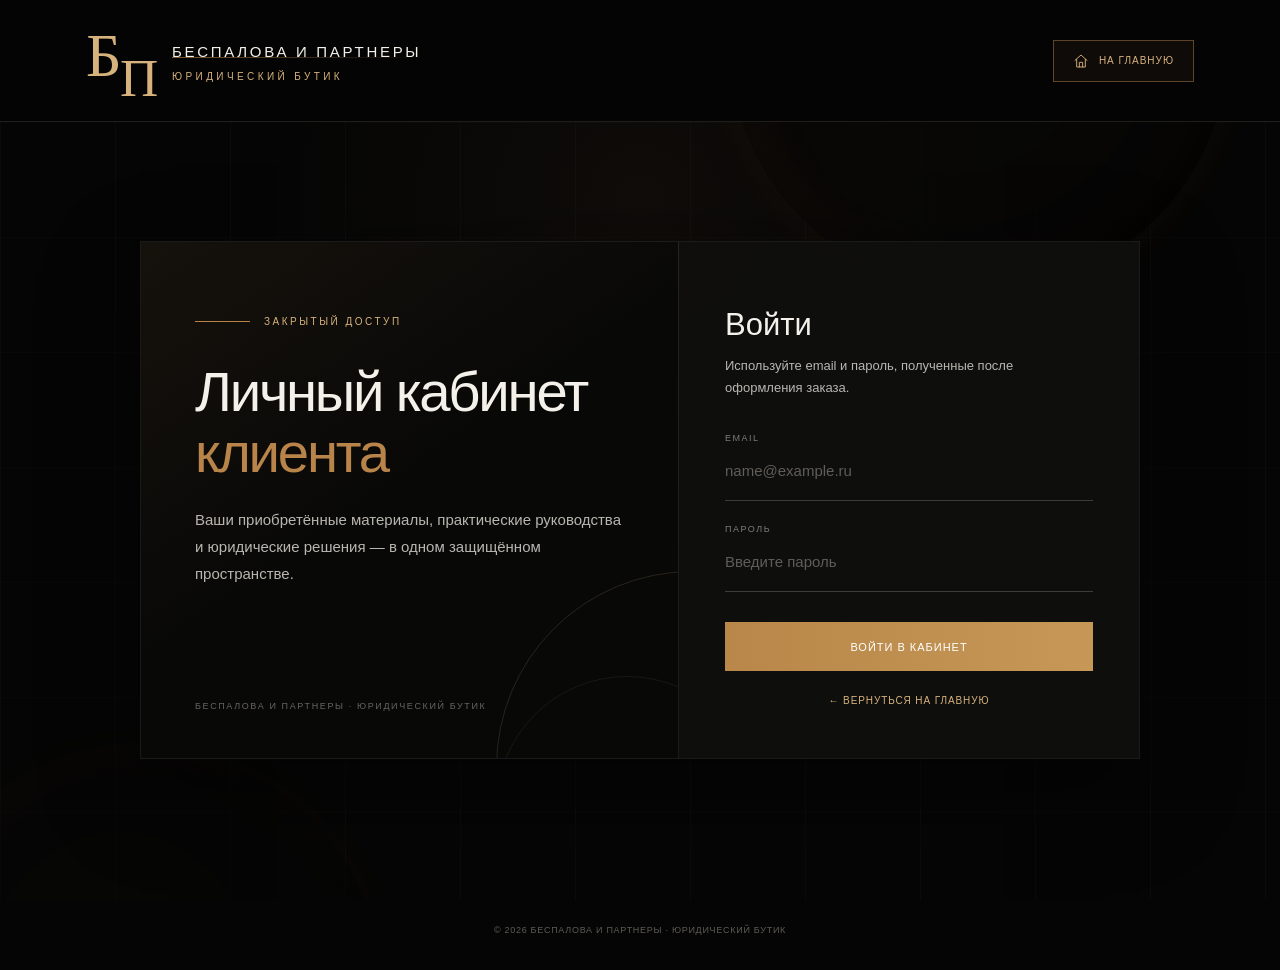
<file: lk/index.html>
<!DOCTYPE html>
<html lang="ru">
<head>
    <meta charset="UTF-8">
    <meta name="viewport" content="width=device-width, initial-scale=1.0">
    <meta name="theme-color" content="#050505">
    <meta name="description" content="Личный кабинет клиентов юридического бутика «Беспалова и партнеры».">
    <title>Личный кабинет | Беспалова и партнеры — юридический бутик</title>
<link rel="icon" href="/assets/img/image-211e8c8394.webp" type="image/webp"/>
<link rel="apple-touch-icon" href="/assets/img/image-211e8c8394.webp"/>
<meta property="og:image" content="https://bespalovalegal.ru/assets/img/image-211e8c8394.webp"/>
<meta property="og:type" content="website"/>
    <style>
        :root {
            --black: #050505;
            --black-soft: #0a0a09;
            --panel: #0f0f0e;
            --panel-light: #151513;
            --text: #f4f1eb;
            --muted: #b9b6b0;
            --muted-dark: #77746e;
            --gold: #b98449;
            --gold-bright: #c8995e;
            --gold-pale: #d7b27c;
            --line: rgba(213,184,137,.22);
            --line-soft: rgba(255,255,255,.08);
            --danger: #d67b72;
            --max: 1180px;
            --ease: cubic-bezier(.22,.61,.36,1);
        }

        * { margin: 0; padding: 0; box-sizing: border-box; }
        html { min-width: 320px; background: var(--black); }
        body {
            min-width: 320px;
            min-height: 100vh;
            overflow-x: hidden;
            background: var(--black);
            color: var(--text);
            font-family: "Montserrat", "Segoe UI", Arial, sans-serif;
            -webkit-font-smoothing: antialiased;
            user-select: none;
            -webkit-user-select: none;
        }
        a { color: inherit; text-decoration: none; }
        button, input { font: inherit; }
        button { color: inherit; }

        .site-header {
            height: 122px;
            position: relative;
            z-index: 20;
            border-bottom: 1px solid #1e1d1a;
            background: rgba(5,5,5,.96);
            backdrop-filter: blur(18px);
            -webkit-backdrop-filter: blur(18px);
        }
        .header-inner {
            width: min(100%, var(--max));
            height: 100%;
            margin: 0 auto;
            padding: 0 36px;
            display: flex;
            align-items: center;
            justify-content: space-between;
            gap: 30px;
        }
        .brand {
            display: inline-flex;
            align-items: center;
            width: fit-content;
            min-width: 350px;
        }
        .brand-mark {
            width: 77px;
            height: 78px;
            position: relative;
            display: inline-block;
            color: var(--gold-pale);
            font-family: Georgia, "Times New Roman", serif;
            flex: 0 0 auto;
        }
        .brand-mark i, .brand-mark b {
            position: absolute;
            font-style: normal;
            font-weight: 400;
            line-height: 1;
        }
        .brand-mark i { left: 0; top: 2px; font-size: 62px; }
        .brand-mark b { left: 34px; top: 30px; font-size: 53px; }
        .brand-copy { display: flex; flex-direction: column; padding-left: 9px; transform: translateY(1px); }
        .brand-copy strong { font-size: 15px; line-height: 1.2; letter-spacing: .18em; font-weight: 400; white-space: nowrap; }
        .brand-copy small { margin-top: 10px; color: var(--gold-pale); font-size: 10px; letter-spacing: .34em; white-space: nowrap; }
        .brand-copy::after {
            content: "";
            width: 250px;
            height: 1px;
            margin-top: -25px;
            margin-bottom: 23px;
            opacity: .65;
            background: linear-gradient(90deg, var(--gold), transparent);
        }
        .header-right { display: flex; align-items: center; gap: 14px; }
        .home-link, .logout-link {
            min-height: 42px;
            padding: 0 19px;
            display: inline-flex;
            align-items: center;
            justify-content: center;
            gap: 10px;
            border: 1px solid rgba(185,132,73,.48);
            background: rgba(185,132,73,.055);
            color: var(--gold-pale);
            font-size: 10px;
            letter-spacing: .10em;
            transition: transform .25s var(--ease), color .25s ease, border-color .25s ease, background .25s ease;
        }
        .home-link:hover, .logout-link:hover { color: #fff; border-color: var(--gold); background: rgba(185,132,73,.14); transform: translateY(-2px); }
        .home-link svg { width: 16px; height: 16px; fill: none; stroke: currentColor; stroke-width: 1.4; stroke-linecap: round; stroke-linejoin: round; }
        .navbar-user { display: flex; gap: 14px; align-items: center; }
        .navbar-user > span { color: #dedbd5; font-size: 12px; letter-spacing: .04em; }

        .page {
            min-height: calc(100vh - 122px);
            position: relative;
            overflow: hidden;
            isolation: isolate;
        }
        .page::before {
            content: "";
            position: absolute;
            inset: 0;
            z-index: -4;
            background:
                linear-gradient(90deg, rgba(255,255,255,.018) 1px, transparent 1px) 0 0 / 115px 115px,
                linear-gradient(rgba(255,255,255,.012) 1px, transparent 1px) 0 0 / 115px 115px,
                radial-gradient(circle at 50% 10%, rgba(185,132,73,.055), transparent 38%),
                #050505;
        }
        .planet {
            position: absolute;
            z-index: -3;
            border-radius: 50%;
            pointer-events: none;
            background: radial-gradient(circle at 48% 47%, #090807 0%, #090807 56%, #17100b 74%, #5f371d 92%, #b97838 99%, #12100f 100%);
            box-shadow: inset -25px -18px 80px rgba(0,0,0,.96), inset 16px 8px 55px rgba(132,72,31,.06), 0 0 42px rgba(183,109,48,.08);
            opacity: .72;
        }
        .planet-one { width: 500px; height: 500px; top: -330px; right: 4vw; }
        .planet-two { width: 470px; height: 470px; bottom: -320px; left: -90px; opacity: .48; }
        .planet::after {
            content: "";
            position: absolute;
            inset: -1px;
            border-radius: 50%;
            background: radial-gradient(circle at 50% 50%, transparent 73%, rgba(220,137,64,.22) 91%, rgba(255,177,93,.62) 99%, transparent 100%);
        }

        .container { width: min(100%, var(--max)); margin: 0 auto; padding: 58px 36px 80px; }

        /* Экран входа */
        #loginScreen { min-height: calc(100vh - 260px); display: grid; place-items: center; }
        .login-shell { width: min(100%, 1000px); display: grid; grid-template-columns: 1fr 460px; align-items: stretch; border: 1px solid var(--line-soft); background: rgba(8,8,7,.78); box-shadow: 0 32px 90px rgba(0,0,0,.42); }
        .login-intro { position: relative; overflow: hidden; padding: 66px 54px; border-right: 1px solid var(--line-soft); background: linear-gradient(145deg, rgba(185,132,73,.08), transparent 48%), #080807; }
        .login-intro::before { content: ""; position: absolute; width: 390px; height: 390px; border: 1px solid rgba(215,178,124,.16); border-radius: 50%; right: -210px; bottom: -205px; }
        .login-intro::after { content: ""; position: absolute; width: 260px; height: 260px; border: 1px solid rgba(215,178,124,.09); border-radius: 50%; right: -80px; bottom: -180px; }
        .eyebrow { display: inline-flex; align-items: center; gap: 14px; color: var(--gold-pale); font-size: 10px; letter-spacing: .25em; }
        .eyebrow::before { content: ""; width: 55px; height: 1px; background: var(--gold); }
        .login-intro h1 { margin: 35px 0 23px; max-width: 480px; font-size: clamp(40px, 4.4vw, 62px); line-height: 1.08; font-weight: 300; letter-spacing: -.04em; }
        .login-intro h1 span { display: block; color: var(--gold); }
        .login-intro p { max-width: 430px; color: var(--muted); font-size: 15px; line-height: 1.8; }
        .intro-note { position: absolute; left: 54px; bottom: 47px; color: #68655f; font-size: 9px; letter-spacing: .18em; }

        .login-box { padding: 64px 46px 52px; background: rgba(15,15,14,.94); }
        .login-box h2 { font-size: 31px; line-height: 1.2; font-weight: 300; margin-bottom: 12px; }
        .login-box > p { color: var(--muted); font-size: 13px; line-height: 1.7; margin-bottom: 34px; }
        .field { display: block; margin-bottom: 23px; }
        .field > span { display: block; margin-bottom: 9px; color: #817e78; font-size: 9px; letter-spacing: .17em; }
        input {
            width: 100%;
            height: 49px;
            padding: 0 0 11px;
            border: 0;
            border-bottom: 1px solid #3d3b37;
            border-radius: 0;
            outline: none;
            background: transparent;
            color: #fff;
            font-size: 15px;
            transition: border-color .25s ease, transform .25s var(--ease);
        }
        input::placeholder { color: #605d58; }
        input:focus { border-color: var(--gold); transform: translateY(-1px); }
        .login-button {
            width: 100%;
            min-height: 49px;
            margin-top: 7px;
            border: 0;
            background: linear-gradient(90deg, #b88749 0%, #c69757 100%);
            color: #fff;
            font-size: 11px;
            letter-spacing: .09em;
            cursor: pointer;
            transition: transform .25s var(--ease), filter .25s ease, box-shadow .25s ease;
        }
        .login-button:hover { transform: translateY(-2px); filter: brightness(1.08); box-shadow: 0 14px 34px rgba(185,132,73,.16); }
        .error { min-height: 19px; color: var(--danger); font-size: 12px; line-height: 1.5; margin: -12px 0 14px; display: none; }
        .error.show { display: block; }
        .back-link { display: block; width: fit-content; margin: 24px auto 0; color: var(--gold-pale); font-size: 10px; letter-spacing: .09em; transition: color .25s ease, transform .25s var(--ease); }
        .back-link:hover { color: #fff; transform: translateX(-3px); }

        /* Кабинет */
        #cabinetScreen { padding-top: 18px; }
        .cabinet-head { display: grid; grid-template-columns: 1fr auto; gap: 30px; align-items: end; padding-bottom: 38px; border-bottom: 1px solid var(--line-soft); }
        .cabinet-head h1 { margin: 0; font-size: clamp(42px, 5vw, 68px); line-height: 1.05; font-weight: 300; letter-spacing: -.045em; }
        .subtitle { color: var(--gold-pale); margin-top: 13px; font-size: 12px; letter-spacing: .08em; }
        .cabinet-status { width: 190px; padding: 17px 20px; border: 1px solid var(--line); background: rgba(185,132,73,.045); }
        .cabinet-status span { display: block; color: #77736d; font-size: 9px; letter-spacing: .18em; }
        .cabinet-status strong { display: block; margin-top: 8px; color: var(--gold-pale); font-size: 13px; font-weight: 400; }
        .tabs { display: flex; gap: 10px; margin: 36px 0 32px; }
        .tab {
            width: auto;
            min-height: 43px;
            padding: 0 24px;
            border: 1px solid rgba(255,255,255,.1);
            border-radius: 0;
            background: transparent;
            color: var(--muted);
            font-size: 10px;
            letter-spacing: .12em;
            cursor: pointer;
            transition: .28s var(--ease);
        }
        .tab:hover { color: #fff; border-color: rgba(185,132,73,.55); transform: translateY(-2px); }
        .tab.active { background: var(--gold); color: #080706; border-color: var(--gold); font-weight: 600; }
        .tab-content { display: none; }
        .tab-content.active { display: block; animation: contentIn .45s var(--ease); }
        @keyframes contentIn { from { opacity: 0; transform: translateY(12px); } to { opacity: 1; transform: translateY(0); } }
        #materialsList { display: grid; gap: 14px; }
        .material-card {
            min-height: 100px;
            padding: 25px 27px;
            border: 1px solid var(--line-soft);
            background: linear-gradient(105deg, rgba(185,132,73,.045), transparent 34%), var(--panel);
            display: flex;
            justify-content: space-between;
            align-items: center;
            gap: 24px;
            position: relative;
            overflow: hidden;
            transition: transform .32s var(--ease), border-color .32s ease, background .32s ease, box-shadow .32s ease;
        }
        .material-card::before { content: ""; position: absolute; left: 0; top: 0; bottom: 0; width: 2px; background: var(--gold); opacity: .55; }
        .material-card:hover { transform: translateY(-4px); border-color: rgba(185,132,73,.42); background: linear-gradient(105deg, rgba(185,132,73,.08), transparent 42%), var(--panel-light); box-shadow: 0 17px 45px rgba(0,0,0,.22); }
        .material-card h3 { color: #fff; font-size: 17px; line-height: 1.4; font-weight: 400; margin-bottom: 7px; }
        .material-card .date { color: var(--muted-dark); font-size: 10px; letter-spacing: .06em; }
        .btn-view {
            flex: 0 0 auto;
            min-width: 126px;
            min-height: 43px;
            padding: 0 18px;
            border: 1px solid var(--gold);
            border-radius: 0;
            background: transparent;
            color: var(--gold-pale);
            font-size: 10px;
            letter-spacing: .11em;
            font-weight: 500;
            cursor: pointer;
            transition: transform .25s var(--ease), background .25s ease, color .25s ease;
        }
        .btn-view:hover { transform: translateY(-2px); background: var(--gold); color: #080706; }
        .empty { min-height: 250px; display: grid; place-items: center; text-align: center; color: var(--muted-dark); padding: 55px 20px; border: 1px dashed rgba(185,132,73,.22); background: rgba(15,15,14,.58); font-size: 14px; }
        #tab-profile .material-card { max-width: 580px; min-height: 130px; }
        #tab-profile .material-card h3 { font-size: 22px; font-weight: 300; }

        .site-footer { padding: 25px 36px 35px; color: #5f5c57; font-size: 9px; letter-spacing: .08em; text-align: center; }

        @media (hover: hover) and (pointer: fine) {
            .brand { transition: transform .28s var(--ease), filter .28s ease; }
            .brand:hover { transform: translateY(-2px); filter: brightness(1.08); }
            .login-intro h1, .login-intro p, .login-box h2, .login-box > p, .cabinet-head h1, .subtitle {
                transition: transform .28s var(--ease);
            }
            .login-intro h1:hover, .login-box h2:hover, .cabinet-head h1:hover { transform: translateY(-3px); }
            .login-intro p:hover, .login-box > p:hover, .subtitle:hover { transform: translateX(3px); }
        }

        @media (max-width: 900px) {
            .site-header { height: 100px; }
            .header-inner { padding: 0 22px; }
            .brand { min-width: 0; transform: scale(.82); transform-origin: left center; margin-right: -70px; }
            .login-shell { grid-template-columns: 1fr; max-width: 520px; }
            .login-intro { min-height: 315px; border-right: 0; border-bottom: 1px solid var(--line-soft); padding: 48px 38px; }
            .intro-note { left: 38px; bottom: 35px; }
            .login-box { padding: 48px 38px 42px; }
            .page { min-height: calc(100vh - 100px); }
        }
        @media (max-width: 620px) {
            .site-header { height: 87px; }
            .header-inner { padding: 0 16px; gap: 12px; }
            .brand { transform: scale(.67); margin-right: -112px; }
            .home-link { width: 43px; min-width: 43px; padding: 0; }
            .home-link span { display: none; }
            .navbar-user > span { display: none; }
            .logout-link { padding: 0 14px; }
            .container { padding: 28px 16px 58px; }
            #loginScreen { min-height: calc(100vh - 165px); }
            .login-intro { min-height: 285px; padding: 42px 28px; }
            .login-intro h1 { margin-top: 29px; }
            .login-intro p { font-size: 13px; }
            .intro-note { left: 28px; bottom: 28px; }
            .login-box { padding: 40px 28px 36px; }
            .cabinet-head { grid-template-columns: 1fr; }
            .cabinet-status { width: 100%; }
            .tabs { width: 100%; }
            .tab { flex: 1; padding: 0 12px; }
            .material-card { align-items: flex-start; flex-direction: column; }
            .btn-view { width: 100%; }
            .planet-one { right: -260px; }
            .site-footer { padding-left: 18px; padding-right: 18px; }
        }
        @media (prefers-reduced-motion: reduce) {
            *, *::before, *::after { scroll-behavior: auto !important; animation-duration: .01ms !important; animation-iteration-count: 1 !important; transition-duration: .01ms !important; }
        }
    </style>
</head>
<body>
    <header class="site-header">
        <div class="header-inner">
            <a class="brand" href="/" aria-label="Беспалова и партнеры — на главную">
                <span class="brand-mark" aria-hidden="true"><i>Б</i><b>П</b></span>
                <span class="brand-copy">
                    <strong>БЕСПАЛОВА И ПАРТНЕРЫ</strong>
                    <small>ЮРИДИЧЕСКИЙ БУТИК</small>
                </span>
            </a>
            <div class="header-right">
                <a class="home-link" href="/" aria-label="Вернуться на главную">
                    <svg viewBox="0 0 24 24" aria-hidden="true"><path d="m3 11 9-8 9 8M5.5 9.5V21h13V9.5M9.5 21v-7h5v7"/></svg>
                    <span>НА ГЛАВНУЮ</span>
                </a>
                <div class="navbar-user" id="userBar" style="display:none;"><span id="userName"></span> <a class="logout-link" href="#" onclick="logout()">ВЫЙТИ</a></div>
            </div>
        </div>
    </header>

    <main class="page">
        <div class="planet planet-one" aria-hidden="true"></div>
        <div class="planet planet-two" aria-hidden="true"></div>

        <div class="container">
            <div id="loginScreen">
                <div class="login-shell">
                    <section class="login-intro" aria-label="О личном кабинете">
                        <span class="eyebrow">ЗАКРЫТЫЙ ДОСТУП</span>
                        <h1>Личный кабинет<span>клиента</span></h1>
                        <p>Ваши приобретённые материалы, практические руководства и юридические решения — в одном защищённом пространстве.</p>
                        <div class="intro-note">БЕСПАЛОВА И ПАРТНЕРЫ · ЮРИДИЧЕСКИЙ БУТИК</div>
                    </section>

                    <section class="login-box">
                        <h2>Войти</h2>
                        <p>Используйте email и пароль, полученные после оформления заказа.</p>
                        <div class="error" id="loginError"></div>
                        <form onsubmit="login(event)">
                            <label class="field">
                                <span>EMAIL</span>
                                <input type="email" id="loginEmail" placeholder="name@example.ru" required autocomplete="email">
                            </label>
                            <label class="field">
                                <span>ПАРОЛЬ</span>
                                <input type="password" id="loginPassword" placeholder="Введите пароль" required autocomplete="current-password">
                            </label>
                            <button class="login-button" type="submit">ВОЙТИ В КАБИНЕТ</button>
                        </form>
                        <a href="/" class="back-link">← ВЕРНУТЬСЯ НА ГЛАВНУЮ</a>
                    </section>
                </div>
            </div>

            <div id="cabinetScreen" style="display:none;">
                <div class="cabinet-head">
                    <div>
                        <span class="eyebrow">ЛИЧНЫЙ КАБИНЕТ</span>
                        <h1>Мои материалы</h1>
                        <p class="subtitle" id="cabinetEmail"></p>
                    </div>
                    <div class="cabinet-status"><span>СТАТУС ДОСТУПА</span><strong>АКТИВЕН</strong></div>
                </div>

                <div class="tabs">
                    <button type="button" class="tab active" onclick="switchTab('materials')">МАТЕРИАЛЫ</button>
                    <button type="button" class="tab" onclick="switchTab('profile')">ПРОФИЛЬ</button>
                </div>

                <div class="tab-content active" id="tab-materials"><div id="materialsList"></div></div>
                <div class="tab-content" id="tab-profile">
                    <div class="material-card"><div><h3 id="profileName"></h3><div class="date" id="profilePhone"></div></div></div>
                </div>
            </div>
        </div>
    </main>

    <footer class="site-footer">© 2026 БЕСПАЛОВА И ПАРТНЕРЫ · ЮРИДИЧЕСКИЙ БУТИК</footer>

    <script>
        const API = 'https://api.bespalovalegal.ru';
        let token = localStorage.getItem('token');
        let user = null;
        if (token) checkAuth();

        async function login(e) {
            e.preventDefault();
            const email = document.getElementById('loginEmail').value;
            const password = document.getElementById('loginPassword').value;
            const errorEl = document.getElementById('loginError');
            try {
                const resp = await fetch(`${API}/api/auth/login`, { method:'POST', headers:{'Content-Type':'application/json'}, body:JSON.stringify({email,password}) });
                const data = await resp.json();
                if (data.status === 'ok') {
                    token = data.token; localStorage.setItem('token', token); user = data.user;
                    showCabinet(); loadMaterials();
                } else { errorEl.textContent = data.message || 'Неверный email или пароль'; errorEl.classList.add('show'); }
            } catch(err) { errorEl.textContent = 'Ошибка соединения'; errorEl.classList.add('show'); }
        }

        async function checkAuth() {
            try {
                const resp = await fetch(`${API}/api/auth/me`, { headers:{'Authorization':`Bearer ${token}`} });
                if (resp.ok) { const data = await resp.json(); user = data.user; showCabinet(); loadMaterials(); }
                else { localStorage.removeItem('token'); token = null; }
            } catch(err) { localStorage.removeItem('token'); token = null; }
        }

        function showCabinet() {
            document.getElementById('loginScreen').style.display = 'none';
            document.getElementById('cabinetScreen').style.display = 'block';
            document.getElementById('userBar').style.display = 'flex';
            document.getElementById('userName').textContent = user.name;
            document.getElementById('cabinetEmail').textContent = user.email;
            document.getElementById('profileName').textContent = user.name;
            document.getElementById('profilePhone').textContent = '📞 ' + (user.phone || '—');
        }

        async function loadMaterials() {
            const container = document.getElementById('materialsList');
            try {
                const resp = await fetch(`${API}/api/my-materials`, { headers:{'Authorization':`Bearer ${token}`} });
                const data = await resp.json();
                if (data.materials && data.materials.length > 0) {
                    container.innerHTML = data.materials.map(m => `<div class="material-card"><div><h3>${m.title}</h3><div class="date">Приобретено: ${m.date}</div></div><button class="btn-view" onclick="openViewer('${m.view_url}','${m.id}')">СМОТРЕТЬ</button></div>`).join('');
                } else { container.innerHTML = '<div class="empty">У вас пока нет материалов.</div>'; }
            } catch(err) { container.innerHTML = '<div class="empty">Ошибка загрузки</div>'; }
        }

        function openViewer(url, materialId) {
            const productId = url.split('/').pop();
            const viewerUrl = `https://bespalovalegal.ru/viewer?product=${productId}&token=${token}&email=${encodeURIComponent(user.email)}`;
            window.open(viewerUrl, '_blank');
        }

        function switchTab(tab) {
            document.querySelectorAll('.tab').forEach(t=>t.classList.remove('active'));
            document.querySelectorAll('.tab-content').forEach(c=>c.classList.remove('active'));
            event.target.classList.add('active');
            document.getElementById('tab-'+tab).classList.add('active');
        }

        function logout() { localStorage.removeItem('token'); token = null; user = null; location.reload(); }

        document.addEventListener('contextmenu', e => e.preventDefault());
        document.addEventListener('keydown', e => {
            if (e.ctrlKey && ['s','S','u','U','p','P'].includes(e.key)) e.preventDefault();
            if (e.key === 'F12') e.preventDefault();
        });
    </script>
</body>
</html>
</file>
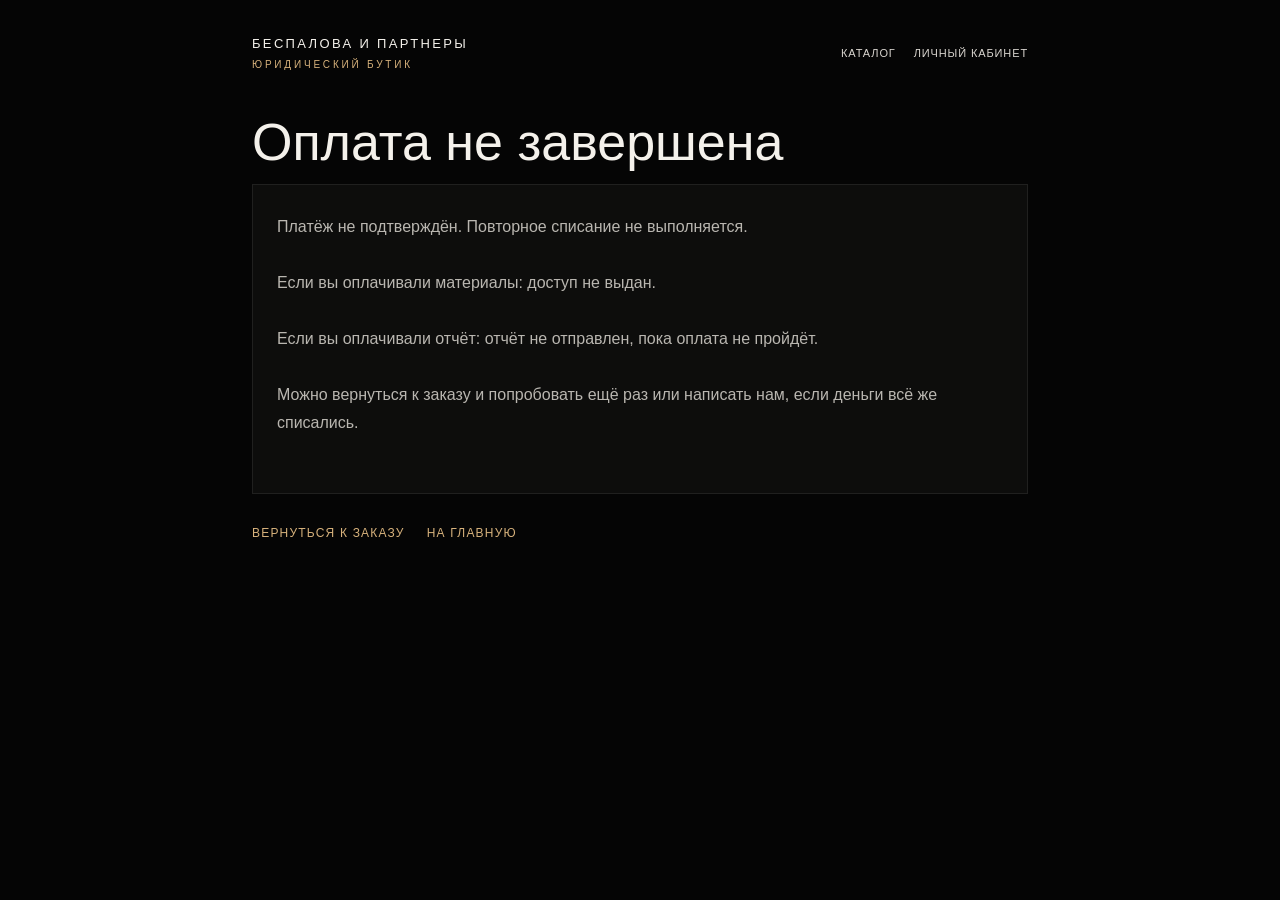
<file: checkout/error/index.html>
<!DOCTYPE html>
<html lang="ru">
<head>
<meta charset="utf-8"/>
<meta content="width=device-width, initial-scale=1" name="viewport"/>
<meta content="#050505" name="theme-color"/>
<title>Оплата не завершена — Беспалова и партнеры</title>
<link rel="icon" href="/assets/img/image-211e8c8394.webp" type="image/webp"/>
<link rel="apple-touch-icon" href="/assets/img/image-211e8c8394.webp"/>
<meta property="og:image" content="https://bespalovalegal.ru/assets/img/image-211e8c8394.webp"/>
<meta property="og:type" content="website"/>
<style>
:root {
  --black: #050505;
  --text: #f4f1eb;
  --muted: #b9b6b0;
  --gold-pale: #d7b27c;
  --line-soft: rgba(255, 255, 255, .08);
  --max: 820px;
}
* { box-sizing: border-box; }
html { background: var(--black); }
body {
  margin: 0;
  min-width: 320px;
  background: var(--black);
  color: var(--text);
  font-family: "Montserrat", "Segoe UI", Arial, sans-serif;
}
a { color: inherit; text-decoration: none; }
.wrap { width: min(100%, var(--max)); margin: 0 auto; padding: 36px 22px 80px; }
.top { display: flex; justify-content: space-between; gap: 16px; align-items: center; margin-bottom: 42px; }
.brand { letter-spacing: .18em; font-size: 13px; }
.brand small { display: block; margin-top: 8px; color: var(--gold-pale); font-size: 10px; letter-spacing: .28em; }
.top-links { display: flex; gap: 18px; font-size: 11px; letter-spacing: .08em; color: #d9d5cf; }
.top-links a:hover { color: var(--gold-pale); }
h1 { margin: 0 0 12px; font-weight: 300; font-size: clamp(34px, 6vw, 52px); }
.lead { margin: 0 0 28px; color: var(--muted); line-height: 1.75; }
.panel { border: 1px solid var(--line-soft); background: #0d0d0c; padding: 28px 24px; }
.links { display: flex; gap: 22px; margin-top: 32px; font-size: 12px; letter-spacing: .1em; }
.links a { color: var(--gold-pale); }
</style>
</head>
<body>
<div class="wrap">
  <div class="top">
    <a class="brand" href="/">БЕСПАЛОВА И ПАРТНЕРЫ<small>ЮРИДИЧЕСКИЙ БУТИК</small></a>
    <div class="top-links">
      <a href="/#products">КАТАЛОГ</a>
      <a href="/account">ЛИЧНЫЙ КАБИНЕТ</a>
    </div>
  </div>
  <h1>Оплата не завершена</h1>
  <div class="panel">
    <p class="lead">Платёж не подтверждён. Повторное списание не выполняется.</p>
    <p class="lead">Если вы оплачивали материалы: доступ не выдан.</p>
    <p class="lead">Если вы оплачивали отчёт: отчёт не отправлен, пока оплата не пройдёт.</p>
    <p class="lead">Можно вернуться к заказу и попробовать ещё раз или написать нам, если деньги всё же списались.</p>
  </div>
  <div class="links">
    <a href="/checkout/">ВЕРНУТЬСЯ К ЗАКАЗУ</a>
    <a href="/">НА ГЛАВНУЮ</a>
  </div>
</div>
</body>
</html>
</file>
